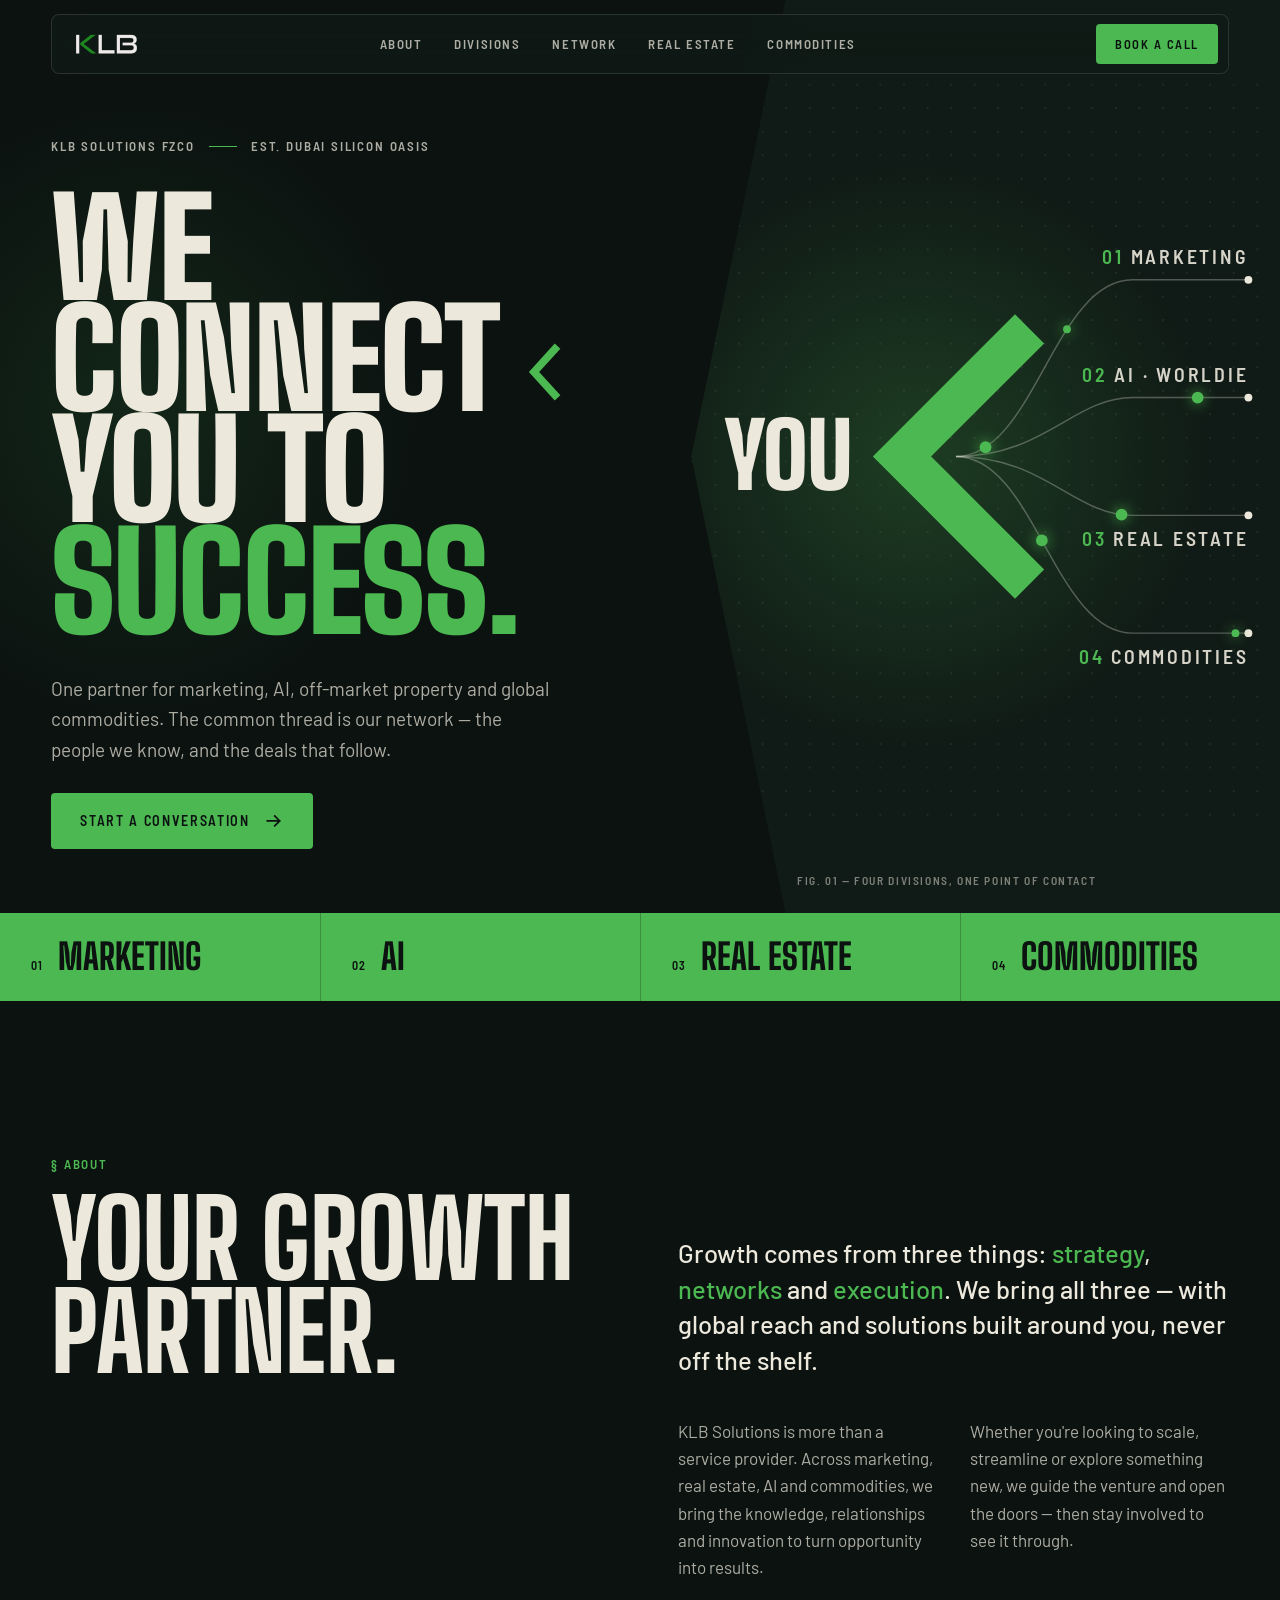
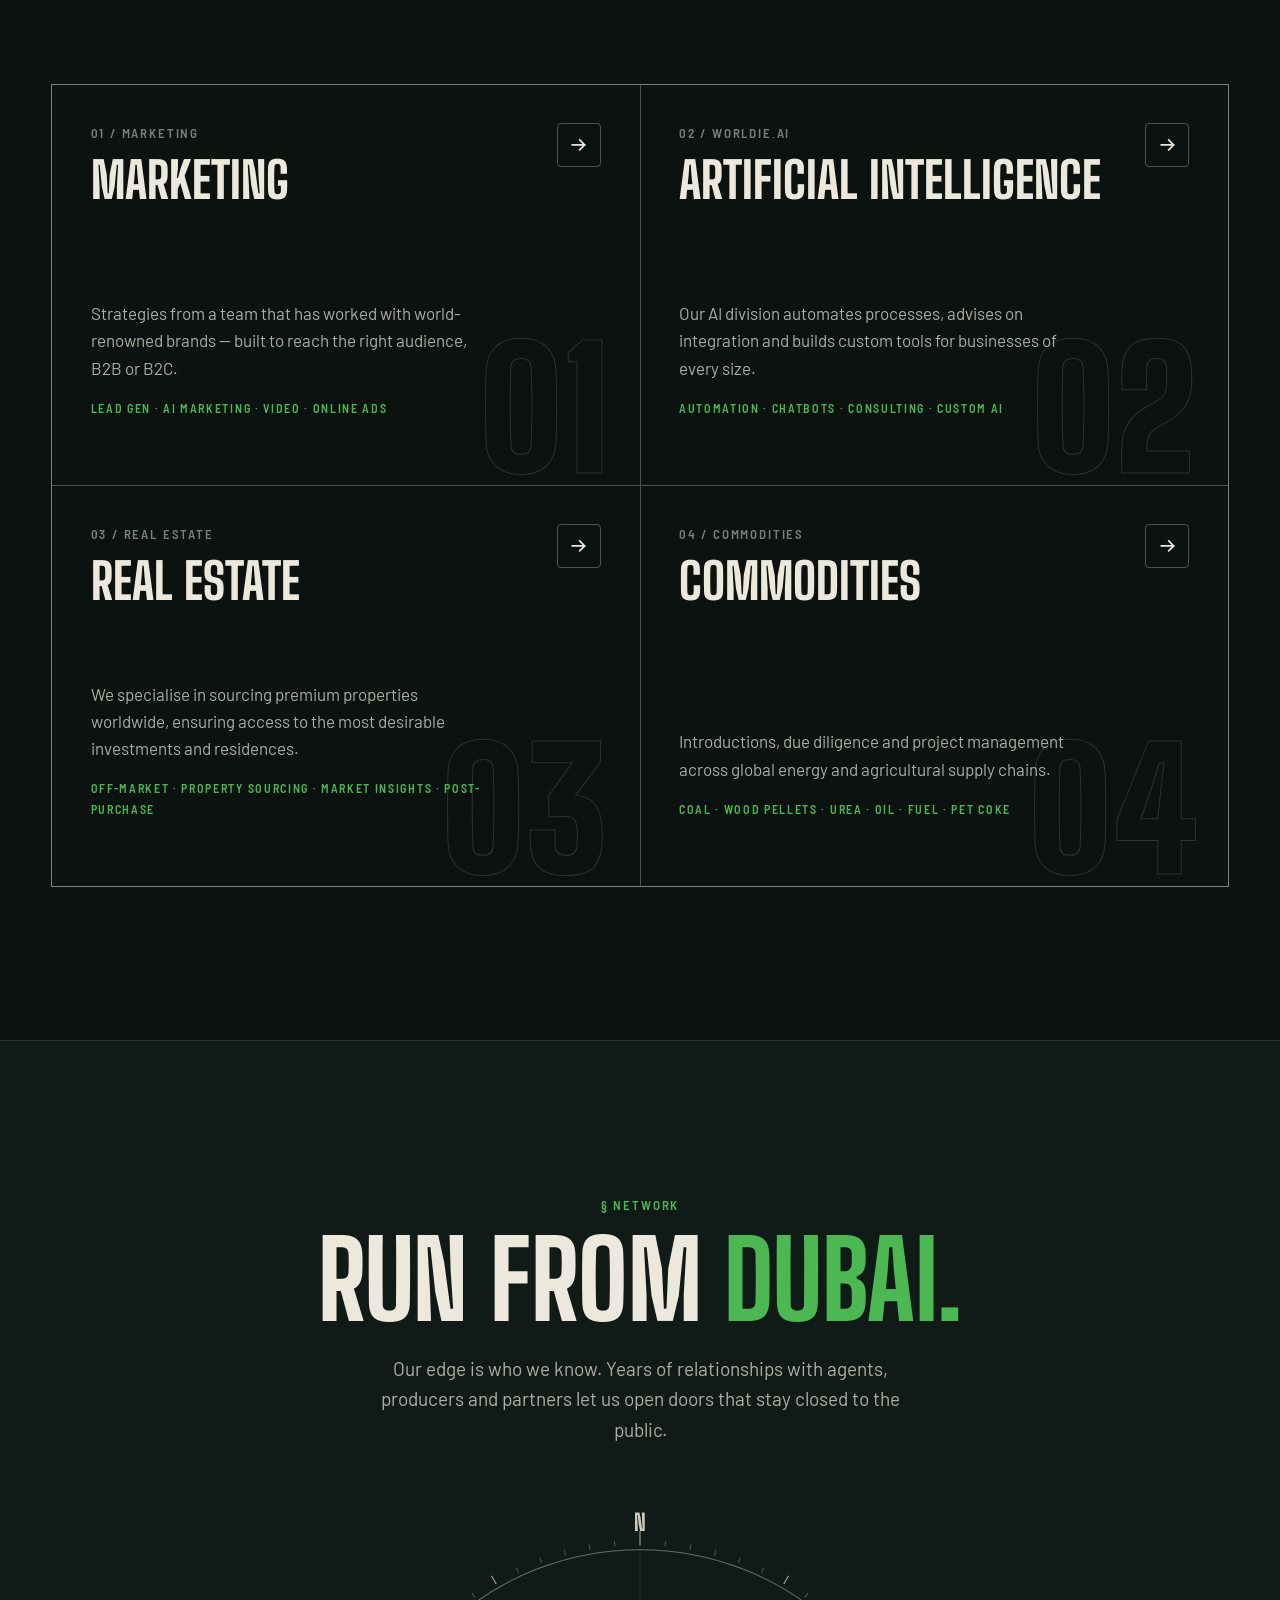
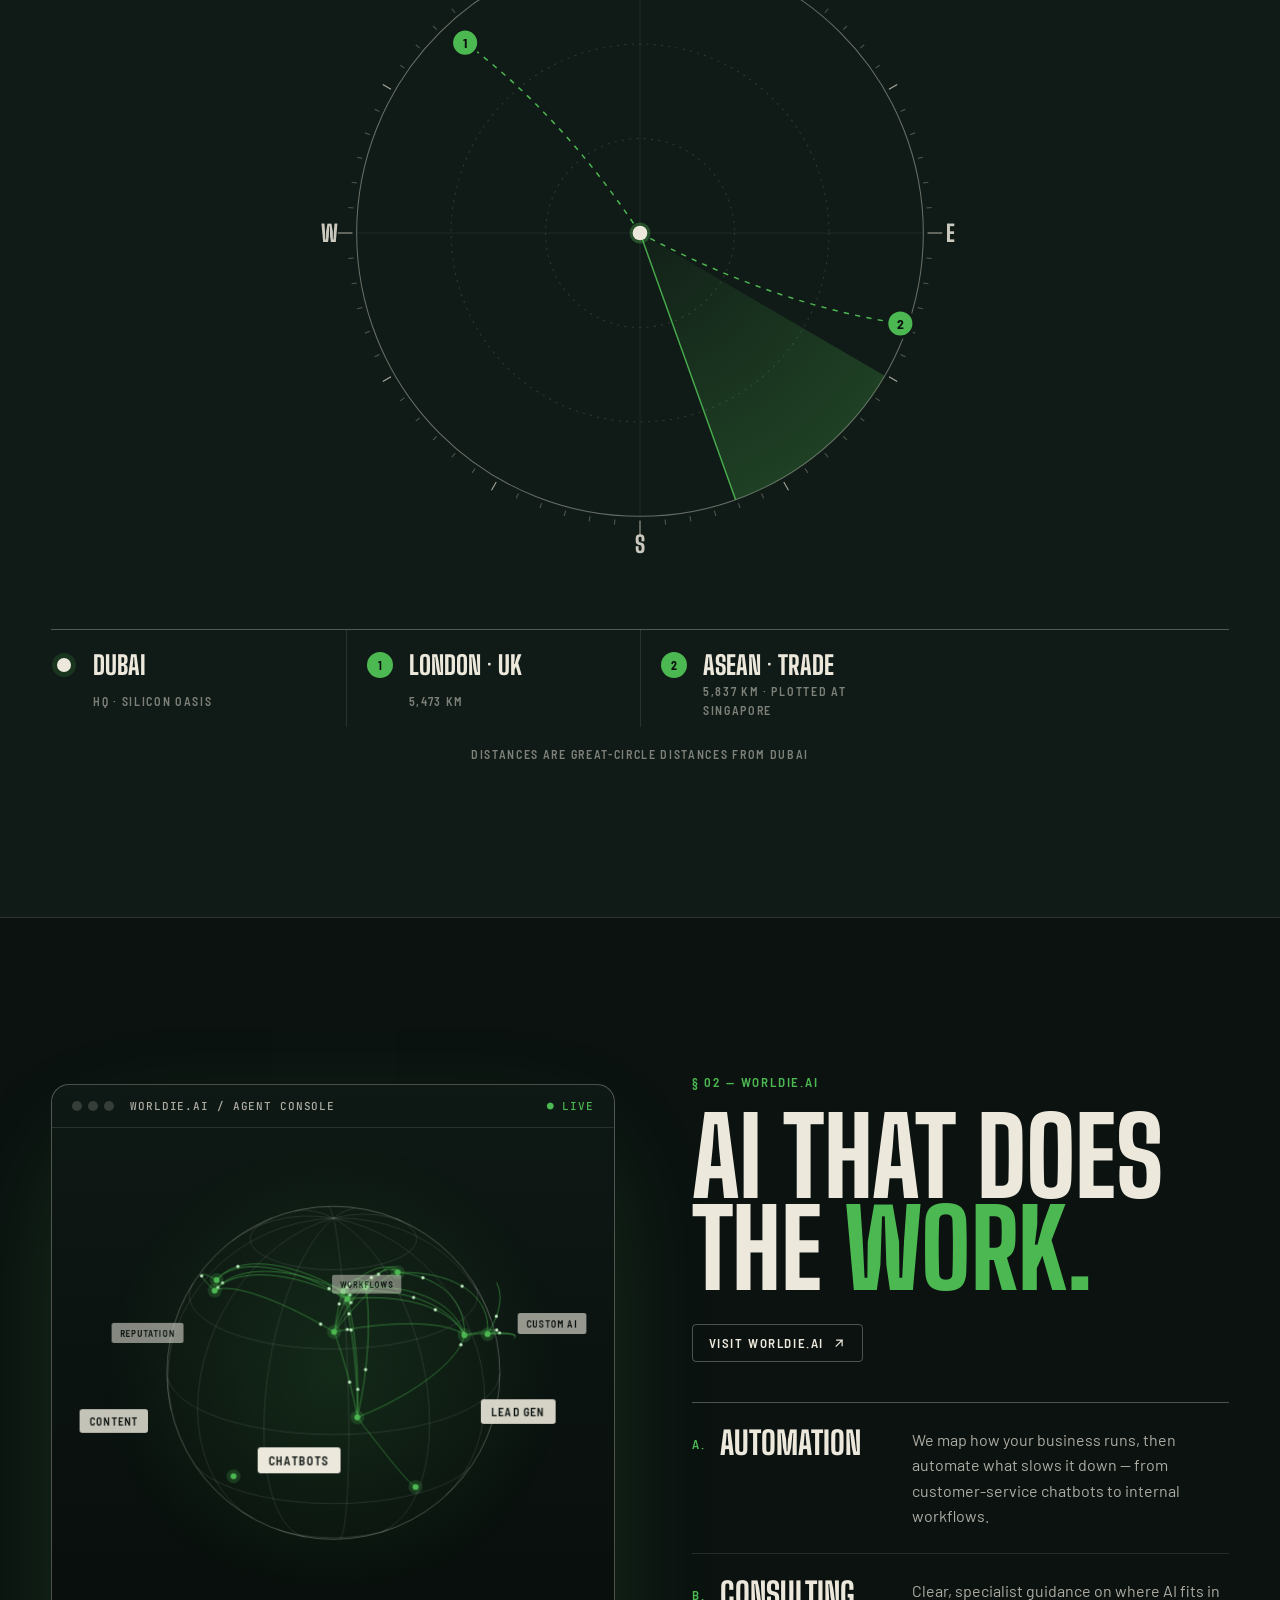
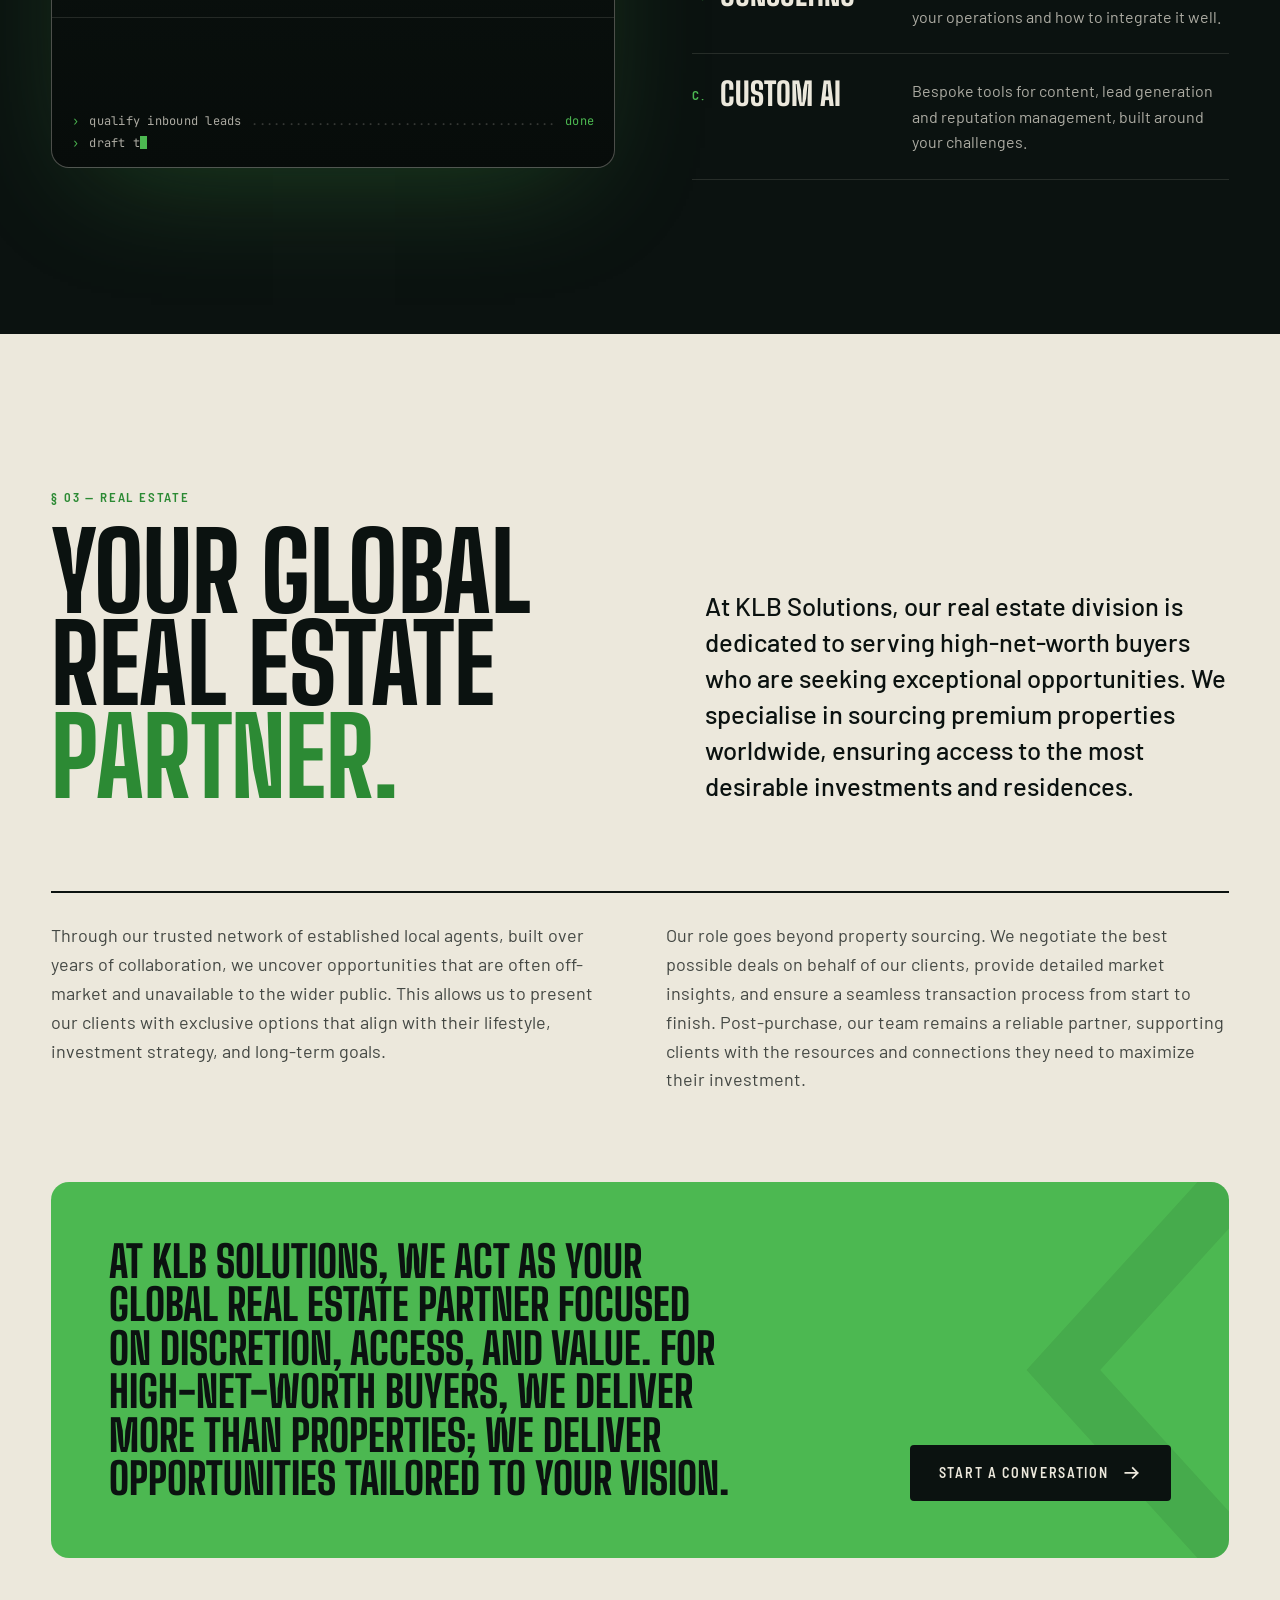
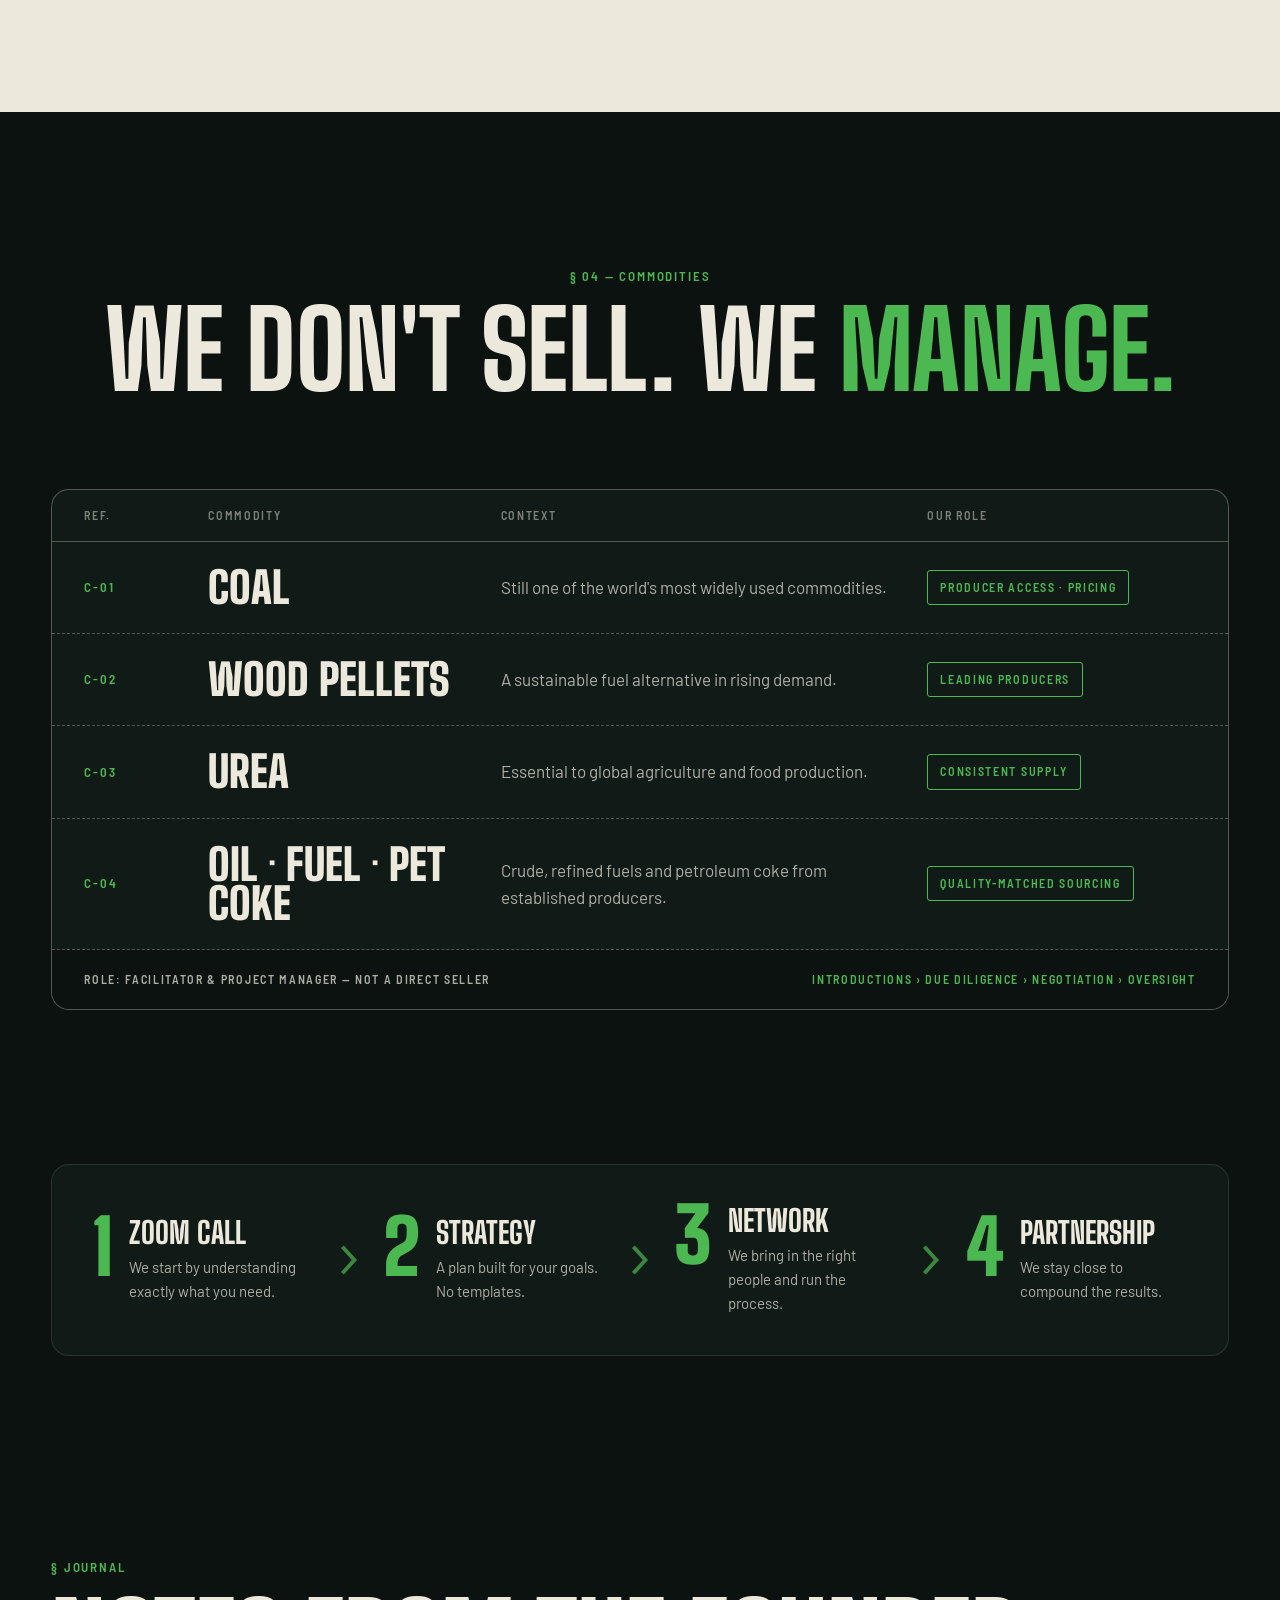
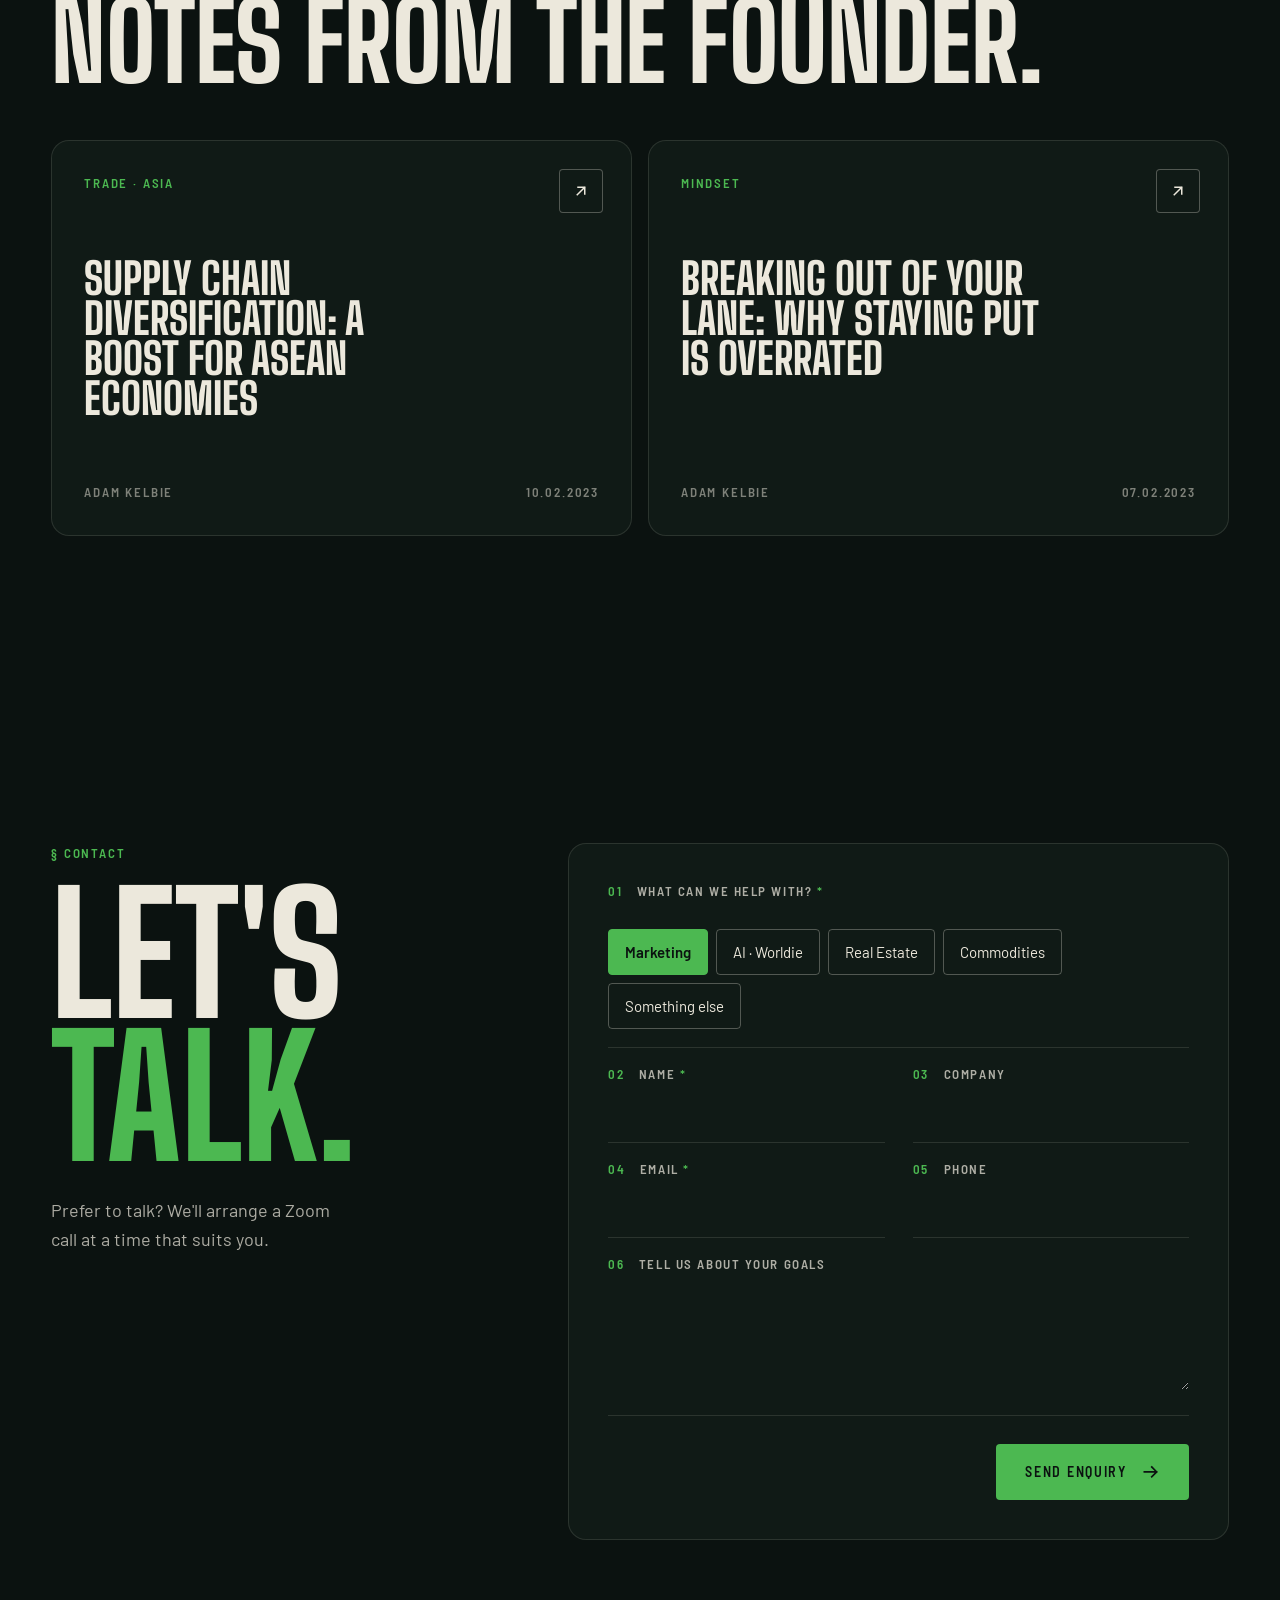
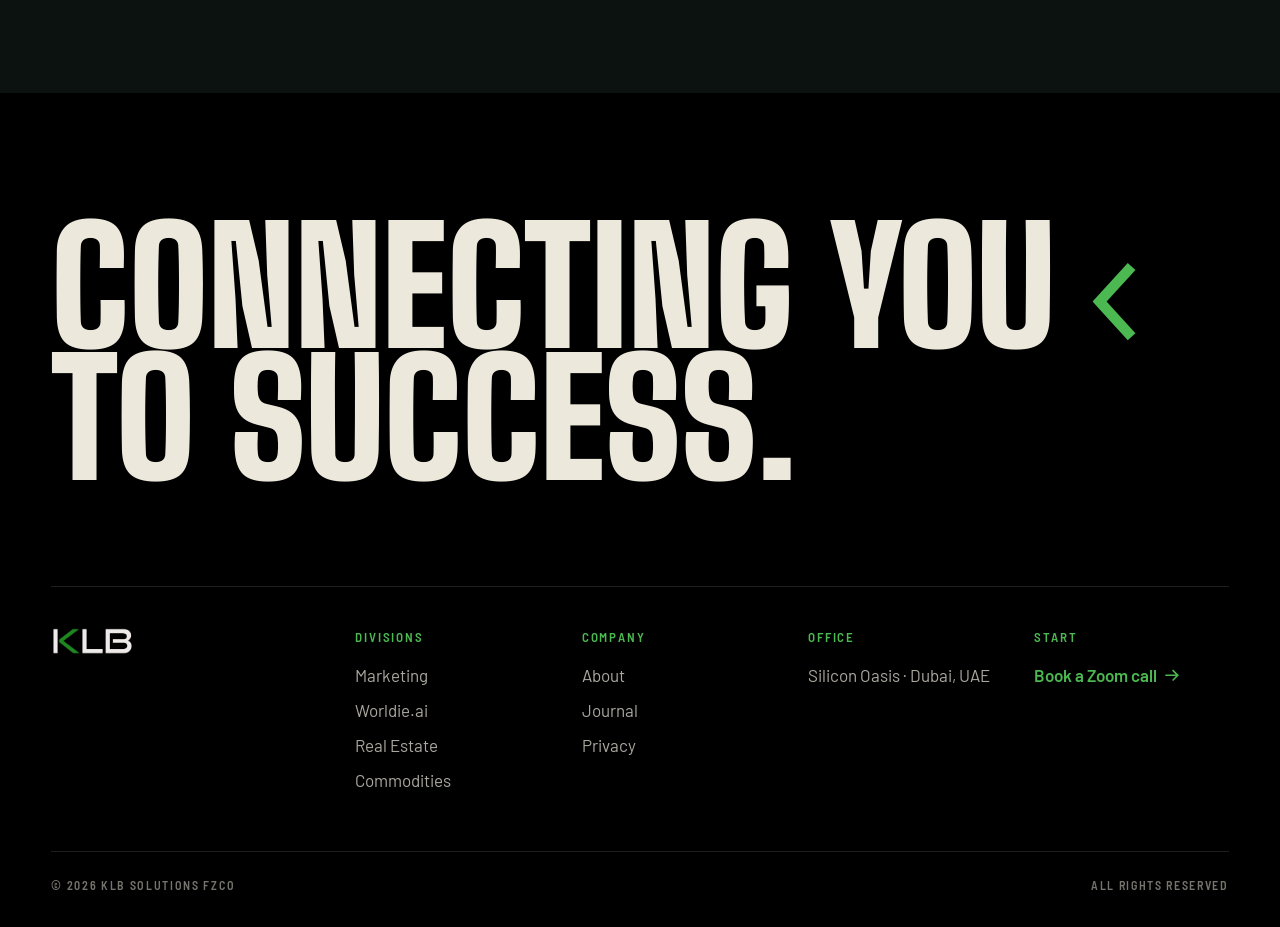
<file: index.html>
<!doctype html>
<html lang="en">
<head>
  <meta charset="utf-8">
  <meta name="viewport" content="width=device-width, initial-scale=1">
  <title>KLB Solutions — Marketing, AI, Real Estate &amp; Commodities | Dubai</title>
  <meta name="description" content="KLB Solutions FZCO is a Dubai-based connector across marketing, AI (Worldie.ai), off-market real estate and commodities facilitation.">
  <link rel="canonical" href="https://klb-solutions.com/">

  <meta property="og:type" content="website">
  <meta property="og:url" content="https://klb-solutions.com/">
  <meta property="og:title" content="KLB Solutions — Connecting you to success">
  <meta property="og:description" content="Marketing, AI, real estate and commodities — one network, run from Dubai Silicon Oasis.">
  <meta property="og:image" content="https://klb-solutions.com/assets/klb-logo.png">
  <meta name="twitter:card" content="summary_large_image">
  <meta name="twitter:title" content="KLB Solutions — Connecting you to success">
  <meta name="twitter:description" content="Marketing, AI, real estate and commodities — one network, run from Dubai Silicon Oasis.">
  <meta name="twitter:image" content="https://klb-solutions.com/assets/klb-logo.png">
  <meta name="theme-color" content="#0B1210">

  <link rel="icon" href="assets/favicon.ico" sizes="any">
  <link rel="icon" href="assets/favicon.svg" type="image/svg+xml">
  <link rel="icon" href="assets/favicon-32.png" type="image/png" sizes="32x32">
  <link rel="apple-touch-icon" href="assets/apple-touch-icon.png">
  <link rel="preconnect" href="https://fonts.googleapis.com">
  <link rel="preconnect" href="https://fonts.gstatic.com" crossorigin>
  <link href="https://fonts.googleapis.com/css2?family=Big+Shoulders+Display:wght@500;700;800;900&family=Barlow:wght@400;500;600&family=Barlow+Semi+Condensed:wght@500;600&family=JetBrains+Mono:wght@400;500&display=swap" rel="stylesheet">
  <link rel="stylesheet" href="styles.css?v=5">
</head>
<body>

<svg width="0" height="0" style="position:absolute" aria-hidden="true">
  <symbol id="chev" viewBox="0 0 60 100"><path d="M52 6 12 50l40 44" fill="none" stroke="currentColor" stroke-width="13" stroke-linejoin="miter" stroke-miterlimit="10"/></symbol>
  <symbol id="arr" viewBox="0 0 24 24"><path d="M4 12h15M13 6l6 6-6 6" fill="none" stroke="currentColor" stroke-width="2" stroke-linecap="square"/></symbol>
  <symbol id="arr-ne" viewBox="0 0 24 24"><path d="M7 17 17 7M8 7h9v9" fill="none" stroke="currentColor" stroke-width="2" stroke-linecap="square"/></symbol>
  <symbol id="chev-r" viewBox="0 0 60 100"><path d="M8 6l40 44-40 44" fill="none" stroke="currentColor" stroke-width="13" stroke-linejoin="miter" stroke-miterlimit="10"/></symbol>
</svg>

<a class="skip" href="#main">Skip to content</a>

<!-- ============ Header ============ -->
<header class="site-header" id="top">
  <div class="header-pill">
    <button class="menu-btn" aria-expanded="false" aria-controls="mobile-nav">Menu</button>
    <nav class="nav-main" aria-label="Primary">
      <a href="#about">About</a>
      <a href="#divisions">Divisions</a>
      <a href="#network">Network</a>
      <a href="#real-estate">Real Estate</a>
      <a href="#commodities">Commodities</a>
    </nav>
    <a class="logo" href="#top" aria-label="KLB Solutions — home">
      <img src="assets/klb-logo.png" alt="KLB" width="856" height="291">
    </a>
    <div class="header-right">
      <a class="btn btn-green btn-sm" href="#contact">Book a call</a>
    </div>
  </div>
  <nav class="mobile-nav" id="mobile-nav" aria-label="Mobile" hidden>
    <a href="#about">About</a>
    <a href="#divisions">Divisions</a>
    <a href="#network">Network</a>
    <a href="#real-estate">Real Estate</a>
    <a href="#commodities">Commodities</a>
  </nav>
</header>

<main id="main">

<!-- ============ 1. Hero ============ -->
<section class="hero">
  <div class="hero-text">
    <div class="hero-meta mono">
      <span>KLB Solutions FZCO</span>
      <span class="sep" aria-hidden="true"></span>
      <span>Est. Dubai Silicon Oasis</span>
    </div>
    <h1 class="hero-title">
      <span class="line">We</span>
      <span class="line">connect <svg class="chev-inline" aria-label="&lt;"><use href="#chev"/></svg></span>
      <span class="line">you to</span>
      <span class="line accent">success.</span>
    </h1>
    <div class="hero-foot">
      <p class="hero-intro">One partner for marketing, AI, off-market property and global commodities. The common thread is our network — the people we know, and the deals that follow.</p>
      <a class="btn btn-green" href="#contact">Start a conversation <span class="arr"><svg class="ico" aria-hidden="true"><use href="#arr"/></svg></span></a>
    </div>
  </div>

  <figure class="hero-fig">
    <div class="hero-panel">
      <svg class="hero-svg" viewBox="0 0 600 760" preserveAspectRatio="xMidYMid meet" role="img" aria-label="Four divisions — Marketing, AI · Worldie, Real Estate and Commodities — converge on the KLB chevron pointing at you">
        <defs>
          <pattern id="dots" width="24" height="24" patternUnits="userSpaceOnUse">
            <circle cx="1" cy="1" r="1" fill="rgba(236,232,220,.1)"/>
          </pattern>
          <radialGradient id="glow" cx="230" cy="380" r="300" gradientUnits="userSpaceOnUse">
            <stop offset="0" stop-color="#4CB851" stop-opacity=".22"/>
            <stop offset="1" stop-color="#4CB851" stop-opacity="0"/>
          </radialGradient>
        </defs>
        <rect width="600" height="760" fill="url(#dots)"/>
        <rect width="600" height="760" fill="url(#glow)"/>

        <g class="routes">
          <path id="r1" d="M568 200 H450 C370 200 350 380 270 380"/>
          <path id="r2" d="M568 320 H450 C390 320 360 380 270 380"/>
          <path id="r3" d="M568 440 H450 C390 440 360 380 270 380"/>
          <path id="r4" d="M568 560 H450 C370 560 350 380 270 380"/>
        </g>
        <g class="route-labels svg-label">
          <text x="568" y="184" text-anchor="end"><tspan class="n">01</tspan> Marketing</text>
          <text x="568" y="304" text-anchor="end"><tspan class="n">02</tspan> AI · Worldie</text>
          <text x="568" y="471" text-anchor="end"><tspan class="n">03</tspan> Real Estate</text>
          <text x="568" y="591" text-anchor="end"><tspan class="n">04</tspan> Commodities</text>
        </g>
        <g class="route-ends">
          <circle cx="568" cy="200" r="4"/><circle cx="568" cy="320" r="4"/>
          <circle cx="568" cy="440" r="4"/><circle cx="568" cy="560" r="4"/>
        </g>
        <g class="pulses">
          <circle r="6"><animateMotion dur="3.4s" repeatCount="indefinite" begin="0s"><mpath href="#r1"/></animateMotion></circle>
          <circle r="6"><animateMotion dur="3.4s" repeatCount="indefinite" begin="-.85s"><mpath href="#r2"/></animateMotion></circle>
          <circle r="6"><animateMotion dur="3.4s" repeatCount="indefinite" begin="-1.7s"><mpath href="#r3"/></animateMotion></circle>
          <circle r="6"><animateMotion dur="3.4s" repeatCount="indefinite" begin="-2.55s"><mpath href="#r4"/></animateMotion></circle>
          <circle r="4"><animateMotion dur="3.4s" repeatCount="indefinite" begin="-2.1s"><mpath href="#r1"/></animateMotion></circle>
          <circle r="4"><animateMotion dur="3.4s" repeatCount="indefinite" begin="-.4s"><mpath href="#r4"/></animateMotion></circle>
        </g>
        <path class="hero-chev" d="M345 250 215 380l130 130"/>
        <text class="you" x="34" y="414">YOU</text>
      </svg>
    </div>
    <figcaption class="mono">Fig. 01 — Four divisions, one point of contact</figcaption>
  </figure>
</section>

<!-- ============ 2. Division strip ============ -->
<nav class="strip" aria-label="Divisions">
  <a href="#marketing"><span class="mono">01</span> Marketing</a>
  <a href="#ai"><span class="mono">02</span> AI</a>
  <a href="#real-estate"><span class="mono">03</span> Real Estate</a>
  <a href="#commodities"><span class="mono">04</span> Commodities</a>
</nav>

<!-- ============ 3. About + divisions index ============ -->
<section class="section wrap" id="about">
  <div class="about-head">
    <p class="label mono">§ About</p>
    <h2 class="h2 reveal">Your growth <em>partner.</em></h2>
    <p class="lead reveal">Growth comes from three things: <em>strategy</em>, <em>networks</em> and <em>execution</em>. We bring all three — with global reach and solutions built around you, never off the shelf.</p>
  </div>
  <div class="about-body">
    <p>KLB Solutions is more than a service provider. Across marketing, real estate, AI and commodities, we bring the knowledge, relationships and innovation to turn opportunity into results.</p>
    <p>Whether you're looking to scale, streamline or explore something new, we guide the venture and open the doors — then stay involved to see it through.</p>
  </div>

  <div class="index" id="divisions">
    <a class="index-row" href="#marketing" id="marketing">
      <span class="idx-num" aria-hidden="true">01</span>
      <span class="idx-main">
        <span class="mono idx-label">01 / Marketing</span>
        <span class="idx-head">Marketing</span>
      </span>
      <span class="idx-side">
        <span class="idx-desc">Strategies from a team that has worked with world-renowned brands — built to reach the right audience, B2B or B2C.</span>
        <span class="idx-tags mono">Lead gen · AI marketing · Video · Online ads</span>
      </span>
      <span class="idx-arr" aria-hidden="true"><svg class="ico" aria-hidden="true"><use href="#arr"/></svg></span>
    </a>
    <a class="index-row" href="#ai">
      <span class="idx-num" aria-hidden="true">02</span>
      <span class="idx-main">
        <span class="mono idx-label">02 / Worldie.ai</span>
        <span class="idx-head">Artificial Intelligence</span>
      </span>
      <span class="idx-side">
        <span class="idx-desc">Our AI division automates processes, advises on integration and builds custom tools for businesses of every size.</span>
        <span class="idx-tags mono">Automation · Chatbots · Consulting · Custom AI</span>
      </span>
      <span class="idx-arr" aria-hidden="true"><svg class="ico" aria-hidden="true"><use href="#arr"/></svg></span>
    </a>
    <a class="index-row" href="#real-estate">
      <span class="idx-num" aria-hidden="true">03</span>
      <span class="idx-main">
        <span class="mono idx-label">03 / Real Estate</span>
        <span class="idx-head">Real Estate</span>
      </span>
      <span class="idx-side">
        <span class="idx-desc">We specialise in sourcing premium properties worldwide, ensuring access to the most desirable investments and residences.</span>
        <span class="idx-tags mono">Off-market · Property sourcing · Market insights · Post-purchase</span>
      </span>
      <span class="idx-arr" aria-hidden="true"><svg class="ico" aria-hidden="true"><use href="#arr"/></svg></span>
    </a>
    <a class="index-row" href="#commodities">
      <span class="idx-num" aria-hidden="true">04</span>
      <span class="idx-main">
        <span class="mono idx-label">04 / Commodities</span>
        <span class="idx-head">Commodities</span>
      </span>
      <span class="idx-side">
        <span class="idx-desc">Introductions, due diligence and project management across global energy and agricultural supply chains.</span>
        <span class="idx-tags mono">Coal · Wood pellets · Urea · Oil · Fuel · Pet coke</span>
      </span>
      <span class="idx-arr" aria-hidden="true"><svg class="ico" aria-hidden="true"><use href="#arr"/></svg></span>
    </a>
  </div>
</section>

<!-- ============ 4. Network ============ -->
<section class="section section-deep" id="network">
  <div class="wrap">
    <div class="center-head">
      <p class="label mono">§ Network</p>
      <h2 class="h2 reveal">Run from <em class="accent">Dubai.</em></h2>
      <p class="body-lg">Our edge is who we know. Years of relationships with agents, producers and partners let us open doors that stay closed to the public.</p>
    </div>
    <div class="radar-wrap">
      <svg class="radar" id="radar" viewBox="-24 -24 648 648" role="img" aria-label="Range chart centred on Dubai with rings at 2,000, 4,000 and 6,000 km, showing routes to London and Singapore"></svg>
    </div>
    <ol class="legend">
      <li><span class="mk mk-hq" aria-hidden="true"></span><span class="lg-place">Dubai</span><span class="lg-note mono">HQ · Silicon Oasis</span></li>
      <li><span class="mk" aria-hidden="true">1</span><span class="lg-place">London · UK</span><span class="lg-note mono">5,473 km</span></li>
      <li><span class="mk" aria-hidden="true">2</span><span class="lg-place">ASEAN · trade</span><span class="lg-note mono">5,837 km · plotted at Singapore</span></li>
    </ol>
    <p class="fine mono">Distances are great-circle distances from Dubai</p>
  </div>
</section>

<!-- ============ 5. AI — Worldie.ai ============ -->
<section class="section wrap" id="ai">
  <div class="ai">
    <div class="console" aria-label="Illustrative Worldie.ai agent console">
      <div class="console-bar mono">
        <span class="dots" aria-hidden="true"><i></i><i></i><i></i></span>
        <span>worldie.ai / agent console</span>
        <span class="live">● Live</span>
      </div>
      <div class="console-stage">
        <canvas id="globe" aria-hidden="true"></canvas>
        <div class="orbit" id="orbit" aria-hidden="true">
          <span>Lead gen</span><span>Chatbots</span><span>Content</span><span>Reputation</span><span>Workflows</span><span>Custom AI</span>
        </div>
      </div>
      <div class="console-log mono" id="console-log" aria-live="off"></div>
    </div>

    <div class="ai-copy">
      <p class="label mono">§ 02 — Worldie.ai</p>
      <h2 class="h2 reveal">AI that does the <em class="accent">work.</em></h2>
      <a class="link-ext" href="https://www.worldie.ai" target="_blank" rel="noopener">Visit worldie.ai <svg class="ico" aria-hidden="true"><use href="#arr-ne"/></svg></a>
      <dl class="services">
        <div><dt><span class="mono">A.</span> Automation</dt><dd>We map how your business runs, then automate what slows it down — from customer-service chatbots to internal workflows.</dd></div>
        <div><dt><span class="mono">B.</span> Consulting</dt><dd>Clear, specialist guidance on where AI fits in your operations and how to integrate it well.</dd></div>
        <div><dt><span class="mono">C.</span> Custom AI</dt><dd>Bespoke tools for content, lead generation and reputation management, built around your challenges.</dd></div>
      </dl>
    </div>
  </div>
</section>

<!-- ============ 6. Real Estate ============ -->
<section class="section section-cream" id="real-estate">
  <div class="wrap">
    <div class="re-head">
      <div>
        <p class="label mono">§ 03 — Real Estate</p>
        <h2 class="h2 reveal">Your global real estate <em class="accent">partner.</em></h2>
      </div>
      <p class="lead reveal">At KLB Solutions, our real estate division is dedicated to serving high-net-worth buyers who are seeking exceptional opportunities. We specialise in sourcing premium properties worldwide, ensuring access to the most desirable investments and residences.</p>
    </div>

    <div class="re-body">
      <p>Through our trusted network of established local agents, built over years of collaboration, we uncover opportunities that are often off-market and unavailable to the wider public. This allows us to present our clients with exclusive options that align with their lifestyle, investment strategy, and long-term goals.</p>
      <p>Our role goes beyond property sourcing. We negotiate the best possible deals on behalf of our clients, provide detailed market insights, and ensure a seamless transaction process from start to finish. Post-purchase, our team remains a reliable partner, supporting clients with the resources and connections they need to maximize their investment.</p>
    </div>

    <div class="re-band">
      <div class="adv-mark" aria-hidden="true"><svg><use href="#chev"/></svg></div>
      <p class="re-close">At KLB Solutions, we act as your global real estate partner focused on discretion, access, and value. For high-net-worth buyers, we deliver more than properties; we deliver opportunities tailored to your vision.</p>
      <a class="btn btn-ink" href="#contact">Start a conversation <span class="arr"><svg class="ico" aria-hidden="true"><use href="#arr"/></svg></span></a>
    </div>
  </div>
</section>

<!-- ============ 7. Commodities ============ -->
<section class="section wrap" id="commodities">
  <div class="center-head">
    <p class="label mono">§ 04 — Commodities</p>
    <h2 class="h2 reveal">We don't sell. We <em class="accent">manage.</em></h2>
  </div>

  <div class="manifest" role="table" aria-label="Commodities">
    <div class="mf-row mf-head mono" role="row">
      <span role="columnheader">Ref.</span><span role="columnheader">Commodity</span><span role="columnheader">Context</span><span role="columnheader">Our role</span>
    </div>
    <div class="mf-row" role="row">
      <span class="mono mf-ref" role="cell">C-01</span><span class="mf-name" role="cell">Coal</span><span class="mf-ctx" role="cell">Still one of the world's most widely used commodities.</span><span class="mono mf-role" role="cell">Producer access · pricing</span>
    </div>
    <div class="mf-row" role="row">
      <span class="mono mf-ref" role="cell">C-02</span><span class="mf-name" role="cell">Wood Pellets</span><span class="mf-ctx" role="cell">A sustainable fuel alternative in rising demand.</span><span class="mono mf-role" role="cell">Leading producers</span>
    </div>
    <div class="mf-row" role="row">
      <span class="mono mf-ref" role="cell">C-03</span><span class="mf-name" role="cell">Urea</span><span class="mf-ctx" role="cell">Essential to global agriculture and food production.</span><span class="mono mf-role" role="cell">Consistent supply</span>
    </div>
    <div class="mf-row" role="row">
      <span class="mono mf-ref" role="cell">C-04</span><span class="mf-name" role="cell">Oil · Fuel · Pet Coke</span><span class="mf-ctx" role="cell">Crude, refined fuels and petroleum coke from established producers.</span><span class="mono mf-role" role="cell">Quality-matched sourcing</span>
    </div>
    <div class="mf-foot mono">
      <span>Role: facilitator &amp; project manager — not a direct seller</span>
      <span>Introductions › Due diligence › Negotiation › Oversight</span>
    </div>
  </div>
</section>

<!-- ============ 8. How we work ============ -->
<section class="process-wrap wrap" id="process" aria-label="How we work">
  <ol class="process">
    <li><span class="pc-no">1</span><h3>Zoom call</h3><p>We start by understanding exactly what you need.</p></li>
    <li class="pc-chev" aria-hidden="true"><svg><use href="#chev-r"/></svg></li>
    <li><span class="pc-no">2</span><h3>Strategy</h3><p>A plan built for your goals. No templates.</p></li>
    <li class="pc-chev" aria-hidden="true"><svg><use href="#chev-r"/></svg></li>
    <li><span class="pc-no">3</span><h3>Network</h3><p>We bring in the right people and run the process.</p></li>
    <li class="pc-chev" aria-hidden="true"><svg><use href="#chev-r"/></svg></li>
    <li><span class="pc-no">4</span><h3>Partnership</h3><p>We stay close to compound the results.</p></li>
  </ol>
</section>

<!-- ============ 9. Journal ============ -->
<section class="section wrap" id="journal">
  <div class="journal-head">
    <p class="label mono">§ Journal</p>
    <h2 class="h2 reveal">Notes from the <em>founder.</em></h2>
  </div>
  <div class="journal">
    <a class="post" href="https://klb-solutions.com/blog">
      <span class="mono post-tag">Trade · Asia</span>
      <h3>Supply chain diversification: a boost for ASEAN economies</h3>
      <span class="mono post-meta"><span>Adam Kelbie</span><span>10.02.2023</span></span>
    </a>
    <a class="post" href="https://klb-solutions.com/blog">
      <span class="mono post-tag">Mindset</span>
      <h3>Breaking out of your lane: why staying put is overrated</h3>
      <span class="mono post-meta"><span>Adam Kelbie</span><span>07.02.2023</span></span>
    </a>
  </div>
</section>

<!-- ============ 10. Contact ============ -->
<section class="section wrap" id="contact">
  <div class="contact">
    <div class="contact-head">
      <p class="label mono">§ Contact</p>
      <h2 class="h2 reveal">Let's <em class="accent">talk.</em></h2>
      <p class="f-note">Prefer to talk? We'll arrange a Zoom call at a time that suits you.</p>
    </div>

    <form class="form" id="enquiry" action="send-enquiry.php" method="post" novalidate>
      <div class="f-hp" aria-hidden="true"><label>Website <input type="text" name="website" tabindex="-1" autocomplete="off"></label></div>
      <fieldset class="f-row">
        <legend><span class="mono f-no">01</span> What can we help with? <span class="req" aria-hidden="true">*</span></legend>
        <div class="chips">
          <label><input type="radio" name="division" value="Marketing" checked><span>Marketing</span></label>
          <label><input type="radio" name="division" value="AI · Worldie"><span>AI · Worldie</span></label>
          <label><input type="radio" name="division" value="Real Estate"><span>Real Estate</span></label>
          <label><input type="radio" name="division" value="Commodities"><span>Commodities</span></label>
          <label><input type="radio" name="division" value="Something else"><span>Something else</span></label>
        </div>
      </fieldset>

      <fieldset class="f-row f-sub" id="property-type" hidden disabled>
        <legend><span class="mono f-no">—</span> Property type <span class="req" aria-hidden="true">*</span></legend>
        <div class="chips">
          <label><input type="radio" name="property" value="Villa" required><span>Villa</span></label>
          <label><input type="radio" name="property" value="Apartment"><span>Apartment</span></label>
          <label><input type="radio" name="property" value="Penthouse"><span>Penthouse</span></label>
          <label><input type="radio" name="property" value="New development"><span>New development</span></label>
        </div>
      </fieldset>

      <div class="f-grid">
        <label class="f-row f-field">
          <span class="f-lab"><span class="mono f-no">02</span> Name <span class="req" aria-hidden="true">*</span></span>
          <input type="text" name="name" autocomplete="name" required>
        </label>
        <label class="f-row f-field">
          <span class="f-lab"><span class="mono f-no">03</span> Company</span>
          <input type="text" name="company" autocomplete="organization">
        </label>
        <label class="f-row f-field">
          <span class="f-lab"><span class="mono f-no">04</span> Email <span class="req" aria-hidden="true">*</span></span>
          <input type="email" name="email" autocomplete="email" required>
        </label>
        <label class="f-row f-field">
          <span class="f-lab"><span class="mono f-no">05</span> Phone</span>
          <input type="tel" name="phone" autocomplete="tel">
        </label>
      </div>
      <label class="f-row f-field">
        <span class="f-lab"><span class="mono f-no">06</span> Tell us about your goals</span>
        <textarea name="goals" rows="4"></textarea>
      </label>

      <div class="f-submit">
        <button class="btn btn-green" type="submit">Send enquiry <span class="arr"><svg class="ico" aria-hidden="true"><use href="#arr"/></svg></span></button>
      </div>
      <p class="f-error" role="alert" hidden>Sorry, your enquiry didn't send. Please try again in a moment.</p>
      <p class="f-done" role="status" hidden>Received — we'll be in touch shortly to arrange a call.</p>
    </form>
  </div>
</section>

</main>

<!-- ============ Footer ============ -->
<footer class="site-footer">
  <div class="wrap">
    <p class="signoff">Connecting you <svg class="chev-inline" aria-label="&lt;"><use href="#chev"/></svg> to success.</p>
    <div class="foot-cols">
      <div class="foot-brand">
        <img src="assets/klb-logo.png" alt="KLB" width="856" height="291">
      </div>
      <div>
        <p class="label mono">Divisions</p>
        <ul><li><a href="#marketing">Marketing</a></li><li><a href="#ai">Worldie.ai</a></li><li><a href="#real-estate">Real Estate</a></li><li><a href="#commodities">Commodities</a></li></ul>
      </div>
      <div>
        <p class="label mono">Company</p>
        <ul><li><a href="#about">About</a></li><li><a href="#journal">Journal</a></li><li><a href="/privacy">Privacy</a></li></ul>
      </div>
      <div>
        <p class="label mono">Office</p>
        <ul><li>Silicon Oasis · Dubai, UAE</li></ul>
      </div>
      <div>
        <p class="label mono">Start</p>
        <ul><li><a class="foot-cta" href="#contact">Book a Zoom call <svg class="ico" aria-hidden="true"><use href="#arr"/></svg></a></li></ul>
      </div>
    </div>
    <div class="fine-print mono">
      <span>© 2026 KLB Solutions FZCO</span>
      <span>All rights reserved</span>
    </div>
  </div>
</footer>

<script src="script.js?v=4" defer></script>
</body>
</html>
</file>
<file: styles.css>
/* ==========================================================================
   KLB Solutions — Design B ("Trade house": dark, condensed, industrial)
   ========================================================================== */

:root {
  --bg: #0B1210;
  --bg-2: #101A16;
  --bg-3: #17241F;
  --cream: #ECE8DC;
  --ink: #0B1210;
  --text: #ECE8DC;
  --text-soft: rgba(236, 232, 220, .72);
  --muted: rgba(236, 232, 220, .5);
  --line: rgba(236, 232, 220, .12);
  --line-strong: rgba(236, 232, 220, .3);
  --green: #4CB851;
  --green-ink: #2C8A34;
  --green-dim: rgba(76, 184, 81, .16);

  --f-display: "Big Shoulders Display", "Arial Narrow", Impact, sans-serif;
  --f-sans: "Barlow", "Helvetica Neue", Arial, sans-serif;
  --f-label: "Barlow Semi Condensed", "Arial Narrow", sans-serif;
  --f-code: "JetBrains Mono", ui-monospace, Menlo, monospace;

  --gutter: clamp(16px, 4vw, 56px);
  --max: 1400px;
  --header-h: 88px;
  --radius: 18px;
  --ease: cubic-bezier(.2, .7, .1, 1);
}

*, *::before, *::after { box-sizing: border-box; }
html { scroll-behavior: smooth; scroll-padding-top: var(--header-h); -webkit-text-size-adjust: 100%; }
body {
  margin: 0;
  background: var(--bg);
  color: var(--text);
  font: 400 17px/1.6 var(--f-sans);
  -webkit-font-smoothing: antialiased;
  overflow-x: hidden;
}
img, svg, canvas { display: block; max-width: 100%; }
[hidden] { display: none !important; }
a { color: inherit; text-decoration: none; }
h1, h2, h3, p, ol, ul, dl, dd, dt, figure, fieldset { margin: 0; padding: 0; }
ol, ul { list-style: none; }
fieldset { border: 0; min-width: 0; }
button, input, textarea { font: inherit; color: inherit; }
::selection { background: var(--green); color: var(--ink); }
em { font-style: normal; }

.skip { position: absolute; left: -999px; top: 8px; z-index: 100; background: var(--green); color: var(--ink); padding: 8px 14px; }
.skip:focus { left: 8px; }
:focus-visible { outline: 2px solid var(--green); outline-offset: 3px; }

.wrap { width: 100%; max-width: var(--max); margin-inline: auto; padding-inline: var(--gutter); }
.mono { font-family: var(--f-label); font-size: 13px; font-weight: 600; letter-spacing: .14em; text-transform: uppercase; }
.accent { color: var(--green); }

.label { color: var(--green); margin-bottom: 18px; }
.h2 {
  font: 800 clamp(56px, 8.4vw, 128px)/.86 var(--f-display);
  text-transform: uppercase;
  letter-spacing: -.005em;
  margin-bottom: 28px;
}
.lead { font: 500 clamp(21px, 2vw, 27px)/1.4 var(--f-sans); color: var(--text); }
.lead em { color: var(--green); }
.body-lg { font-size: 19px; color: var(--text-soft); max-width: 52ch; }
.fine { color: var(--muted); font-size: 12px; margin-top: 18px; text-align: center; }

/* Logo: the PNG is black-on-transparent; invert + hue-rotate keeps the green chevron green */
.logo img, .foot-brand img { filter: invert(1) hue-rotate(180deg) brightness(1.05); }

/* Buttons ---------------------------------------------------------------- */
.btn {
  display: inline-flex; align-items: center; gap: 14px;
  height: 56px; padding: 0 28px; border-radius: 4px;
  font: 600 14px/1 var(--f-label); letter-spacing: .12em; text-transform: uppercase;
  border: 1px solid transparent; cursor: pointer; white-space: nowrap;
  transition: background .25s var(--ease), color .25s var(--ease);
}
.ico { width: 1.1em; height: 1.1em; flex: none; vertical-align: -.15em; }
.btn .arr { display: inline-flex; font-size: 18px; letter-spacing: 0; transition: transform .3s var(--ease); }
.btn:hover .arr { transform: translateX(4px); }
.btn-green { background: var(--green); color: var(--ink); }
.btn-green:hover { background: var(--cream); }
.btn-ink { background: var(--ink); color: var(--cream); }
.btn-ink:hover { background: var(--bg-3); }
.btn-sm { height: 40px; padding: 0 18px; font-size: 12.5px; }

/* Header ----------------------------------------------------------------- */
.site-header { position: fixed; top: 14px; left: 0; right: 0; z-index: 50; padding-inline: var(--gutter); }
.header-pill {
  max-width: var(--max); margin: 0 auto;
  height: 60px; padding: 0 10px 0 22px;
  display: grid; grid-template-columns: auto 1fr auto; align-items: center; gap: 24px;
  background: rgba(16, 26, 22, .78);
  backdrop-filter: blur(18px) saturate(1.3);
  -webkit-backdrop-filter: blur(18px) saturate(1.3);
  border: 1px solid var(--line); border-radius: 8px;
}
.logo { grid-column: 1; grid-row: 1; }
.logo img { height: 22px; width: auto; }
.nav-main { grid-column: 2; grid-row: 1; justify-self: center; display: flex; gap: 4px; font: 600 13px var(--f-label); letter-spacing: .12em; text-transform: uppercase; }
.nav-main a { padding: 8px 14px; border-radius: 4px; color: var(--text-soft); transition: background .2s, color .2s; }
.nav-main a:hover { background: var(--bg-3); color: var(--text); }
.header-right { grid-column: 3; grid-row: 1; display: flex; align-items: center; gap: 18px; }
@keyframes blink { 50% { opacity: .25; } }
.menu-btn { display: none; background: var(--bg-3); border: 1px solid var(--line); border-radius: 4px; height: 40px; padding: 0 16px; font: 600 12.5px var(--f-label); letter-spacing: .12em; text-transform: uppercase; cursor: pointer; }
.mobile-nav { display: none; }

/* Hero: split screen, panel bleeds to the right edge ---------------------- */
.hero {
  display: grid; grid-template-columns: minmax(0, 1.08fr) minmax(0, .92fr);
  min-height: min(100vh, 980px); min-height: min(100svh, 980px);
}
.hero-text {
  display: flex; flex-direction: column; justify-content: center; gap: 36px;
  padding: calc(var(--header-h) + 48px) clamp(24px, 4vw, 64px) 64px max(var(--gutter), calc((100vw - var(--max)) / 2 + var(--gutter)));
  position: relative; z-index: 0;
}
.hero-text::before {
  content: ""; position: absolute; inset: 0; pointer-events: none; z-index: -1;
  background: radial-gradient(60% 50% at 20% 45%, rgba(76, 184, 81, .12), transparent 70%);
}
.hero-meta { display: flex; align-items: center; gap: 14px; color: var(--text-soft); }
.hero-meta .sep { width: 28px; height: 1px; background: var(--green); }
.hero-title {
  font: 900 clamp(72px, 10.6vw, 172px)/.82 var(--f-display);
  text-transform: uppercase;
  letter-spacing: -.01em;
}
.hero-title .line { display: block; }
.chev-inline { display: inline-block; width: .26em; height: .62em; color: var(--green); vertical-align: -.02em; }
.hero-foot { display: grid; gap: 28px; justify-items: start; }
.hero-intro { font-size: 19px; color: var(--text-soft); max-width: 46ch; }

.hero-fig { position: relative; display: flex; flex-direction: column; }
.hero-panel {
  flex: 1; min-height: 520px;
  background: var(--bg-2);
  clip-path: polygon(16% 0, 100% 0, 100% 100%, 16% 100%, 0 50%);
}
.hero-svg { width: 100%; height: 100%; }
.hero-fig figcaption { position: absolute; left: 18%; bottom: 24px; color: var(--muted); font-size: 11.5px; }
.svg-label { font: 600 20px var(--f-label); letter-spacing: .14em; text-transform: uppercase; fill: rgba(236, 232, 220, .9); }
.svg-label.corner { fill: rgba(236, 232, 220, .45); font-size: 15px; }
.route-labels .n { fill: var(--green); }
.routes path { fill: none; stroke: rgba(236, 232, 220, .3); stroke-width: 1.5; }
.route-ends circle { fill: var(--cream); }
.pulses circle { fill: var(--green); filter: drop-shadow(0 0 7px rgba(76, 184, 81, .9)); }
.hero-chev { fill: none; stroke: var(--green); stroke-width: 42; }
.you { font: 900 92px var(--f-display); fill: var(--cream); }

/* Division strip: green band --------------------------------------------- */
.strip { display: grid; grid-template-columns: repeat(4, 1fr); background: var(--green); color: var(--ink); }
.strip a {
  display: flex; align-items: baseline; gap: 14px;
  padding: 26px max(20px, 2.4vw);
  font: 800 clamp(26px, 2.8vw, 40px)/1 var(--f-display); text-transform: uppercase;
  border-left: 1px solid rgba(11, 18, 16, .25);
  transition: background .25s var(--ease), color .25s var(--ease);
}
.strip a:first-child { border-left: 0; }
.strip a .mono { font-size: 12px; }
.strip a:hover { background: var(--ink); color: var(--green); }

/* Sections --------------------------------------------------------------- */
.section { padding-top: clamp(96px, 12vw, 168px); padding-bottom: clamp(96px, 12vw, 168px); }
.section-deep { background: var(--bg-2); border-top: 1px solid var(--line); border-bottom: 1px solid var(--line); }
.section-cream { background: var(--cream); color: var(--ink); }
.center-head { text-align: center; display: flex; flex-direction: column; align-items: center; }

/* About ------------------------------------------------------------------ */
.about-head { display: grid; grid-template-columns: minmax(0, 1fr) minmax(0, 1fr); column-gap: clamp(32px, 6vw, 96px); align-items: end; }
.about-head .label { grid-column: 1 / -1; }
.about-head .h2 { margin-bottom: 0; }
.about-body { display: grid; grid-template-columns: 1fr 1fr; gap: 32px; margin-top: 40px; margin-left: calc(50% + clamp(16px, 3vw, 48px)); color: var(--text-soft); }

/* Divisions: 2x2 tiles ---------------------------------------------------- */
.index { margin-top: clamp(72px, 8vw, 112px); display: grid; grid-template-columns: 1fr 1fr; gap: 1px; background: var(--line-strong); border: 1px solid var(--line-strong); }
.index-row {
  position: relative; overflow: hidden; display: grid; grid-template-rows: auto 1fr auto; gap: 28px;
  padding: clamp(28px, 3vw, 44px); min-height: 400px;
  background: var(--bg);
  transition: background .35s var(--ease);
}
.idx-num { position: absolute; right: clamp(20px, 2.4vw, 36px); bottom: 10px; font: 900 clamp(120px, 13vw, 200px)/.8 var(--f-display); color: transparent; -webkit-text-stroke: 1px rgba(236, 232, 220, .16); transition: -webkit-text-stroke-color .35s; pointer-events: none; }
.idx-main { display: grid; gap: 14px; padding-right: 64px; }
.idx-label { color: var(--muted); }
.idx-head { font: 800 clamp(38px, 3.9vw, 58px)/.9 var(--f-display); text-transform: uppercase; }
.idx-side { display: grid; gap: 16px; align-content: end; max-width: 40ch; position: relative; }
.idx-desc { color: var(--text-soft); }
.idx-tags { color: var(--green); font-size: 12px; line-height: 1.7; }
.idx-arr { position: absolute; top: clamp(28px, 3vw, 44px); right: clamp(28px, 3vw, 44px); width: 44px; height: 44px; border-radius: 4px; border: 1px solid var(--line-strong); display: grid; place-items: center; font-size: 18px; transition: all .35s var(--ease); }
.index-row:hover { background: #000; }
.index-row:hover .idx-num { -webkit-text-stroke-color: var(--green); }
.index-row:hover .idx-arr { background: var(--green); color: var(--ink); border-color: var(--green); }

/* Network ---------------------------------------------------------------- */
.radar-wrap { margin: 48px auto 0; max-width: 680px; }
.radar { width: 100%; }
.radar .ring { fill: none; stroke: rgba(236, 232, 220, .14); stroke-dasharray: 2 5; }
.radar .ring-outer { stroke: rgba(236, 232, 220, .4); stroke-dasharray: none; }
.radar .axis { stroke: rgba(236, 232, 220, .07); }
.radar .tick { stroke: rgba(236, 232, 220, .3); }
.radar .tick-major { stroke: rgba(236, 232, 220, .7); }
.radar .compass { font: 800 22px var(--f-display); fill: rgba(236, 232, 220, .85); text-anchor: middle; dominant-baseline: central; }
.radar .route { fill: none; stroke: var(--green); stroke-width: 1.4; stroke-dasharray: 5 6; animation: dash 1.6s linear infinite; }
@keyframes dash { to { stroke-dashoffset: -22; } }
.radar .marker circle { fill: var(--green); stroke: var(--bg-2); stroke-width: 3; }
.radar .marker text { font: 700 13px var(--f-label); fill: var(--ink); text-anchor: middle; dominant-baseline: central; }
.radar .hq { fill: var(--cream); }
.radar .hq-halo { fill: var(--green); opacity: .25; }

.legend { margin-top: 56px; display: grid; grid-template-columns: repeat(4, 1fr); border-top: 1px solid var(--line-strong); }
.legend li { display: grid; grid-template-columns: 28px 1fr; column-gap: 14px; row-gap: 4px; padding: 22px 20px 6px 0; }
.legend li + li { padding-left: 20px; border-left: 1px solid var(--line); }
.mk { grid-row: 1 / 3; width: 26px; height: 26px; border-radius: 50%; background: var(--green); color: var(--ink); display: grid; place-items: center; font: 700 12px var(--f-label); }
.mk-hq { background: var(--cream); width: 14px; height: 14px; margin: 6px; box-shadow: 0 0 0 5px var(--green-dim); }
.lg-place { font: 800 26px/1 var(--f-display); text-transform: uppercase; }
.lg-note { color: var(--muted); font-size: 12px; }

/* AI --------------------------------------------------------------------- */
.ai { display: grid; grid-template-columns: minmax(0, 1.05fr) minmax(0, 1fr); gap: clamp(40px, 6vw, 96px); align-items: center; }
.link-ext { display: inline-flex; align-items: center; gap: 8px; padding: 10px 16px; border: 1px solid var(--line-strong); border-radius: 4px; font: 600 13px var(--f-label); letter-spacing: .12em; text-transform: uppercase; margin-bottom: 40px; transition: all .2s; }
.link-ext:hover { background: var(--cream); color: var(--ink); }
.services { border-top: 1px solid var(--line-strong); }
.services > div { display: grid; grid-template-columns: 200px 1fr; gap: 20px; padding: 24px 0; border-bottom: 1px solid var(--line); }
.services dt { font: 800 32px/1 var(--f-display); text-transform: uppercase; }
.services dt .mono { color: var(--green); margin-right: 8px; font-size: 13px; vertical-align: 6px; }
.services dd { color: var(--text-soft); font-size: 16px; }

.console { border-radius: var(--radius); overflow: hidden; background: linear-gradient(180deg, #0E1814, #070C0A); border: 1px solid var(--line-strong); box-shadow: 0 40px 120px -40px rgba(76, 184, 81, .3); }
.console-bar { display: flex; align-items: center; gap: 16px; padding: 14px 20px; border-bottom: 1px solid var(--line); color: var(--text-soft); font: 500 11px var(--f-code); letter-spacing: .08em; text-transform: uppercase; }
.console-bar .dots { display: flex; gap: 6px; }
.console-bar .dots i { width: 10px; height: 10px; border-radius: 50%; background: rgba(236, 232, 220, .18); }
.console-bar .live { margin-left: auto; color: var(--green); }
.console-stage { position: relative; aspect-ratio: 1.15 / 1; overflow: hidden; background: radial-gradient(circle at 50% 50%, rgba(76, 184, 81, .14), transparent 62%); }
#globe { position: absolute; inset: 0; width: 100%; height: 100%; }
.orbit { position: absolute; inset: 0; }
.orbit span {
  position: absolute; left: 0; top: 0;
  font: 600 12px var(--f-label); letter-spacing: .1em; text-transform: uppercase;
  padding: 6px 11px; border-radius: 3px; color: var(--ink); background: var(--cream);
  white-space: nowrap; will-change: transform, opacity;
}
.console-log { border-top: 1px solid var(--line); padding: 16px 20px; height: 150px; overflow: hidden; font: 400 12px var(--f-code); letter-spacing: .02em; text-transform: none; display: flex; flex-direction: column; justify-content: flex-end; gap: 6px; }
.console-log .ln { display: flex; gap: 10px; color: var(--text-soft); white-space: nowrap; }
.console-log .ln::before { content: "›"; color: var(--green); }
.console-log .dotfill { flex: 1; overflow: hidden; color: rgba(236, 232, 220, .2); }
.console-log .st { color: var(--green); }
.console-log .st.live { animation: blink 1.4s infinite; }
.console-log .caret { display: inline-block; width: 7px; height: 13px; background: var(--green); vertical-align: -2px; animation: blink 1s steps(1) infinite; }

/* Real Estate (cream) ---------------------------------------------------- */
.section-cream .label { color: var(--green-ink); }
.section-cream .accent, .section-cream .lead em { color: var(--green-ink); }
.re-head { display: grid; grid-template-columns: 1.1fr 1fr; gap: clamp(32px, 6vw, 96px); align-items: end; }
.re-head .h2 { margin-bottom: 0; }
.re-head .lead { color: var(--ink); }
.re-body {
  display: grid; grid-template-columns: 1fr 1fr; gap: clamp(28px, 4vw, 64px);
  margin-top: clamp(56px, 7vw, 88px); padding-top: 28px; border-top: 2px solid var(--ink);
  color: rgba(11, 18, 16, .75); font-size: 18px;
}
.re-band {
  margin-top: clamp(56px, 7vw, 88px);
  position: relative; overflow: hidden;
  background: var(--green); color: var(--ink); border-radius: var(--radius);
  display: grid; grid-template-columns: minmax(0, 1fr) auto; gap: 40px; align-items: end;
  padding: clamp(32px, 4.5vw, 64px);
}
.adv-mark { position: absolute; right: -40px; top: 50%; transform: translateY(-50%); color: rgba(11, 18, 16, .08); pointer-events: none; }
.adv-mark svg { width: 260px; height: 420px; }
.re-band > *:not(.adv-mark) { position: relative; }
.re-close { font: 800 clamp(30px, 3.4vw, 50px)/1 var(--f-display); text-transform: uppercase; max-width: 30ch; }

/* Commodities manifest --------------------------------------------------- */
.manifest { margin-top: clamp(40px, 5vw, 64px); border: 1px solid var(--line-strong); border-radius: var(--radius); overflow: hidden; background: var(--bg-2); }
.mf-row { display: grid; grid-template-columns: 100px minmax(0, 1fr) minmax(0, 1.5fr) minmax(0, 1fr); gap: 24px; align-items: center; padding: 26px 32px; border-bottom: 1px dashed var(--line-strong); transition: background .25s; }
.mf-row:not(.mf-head):hover { background: var(--bg-3); }
.mf-head { padding: 16px 32px; color: var(--muted); font-size: 12px; border-bottom: 1px solid var(--line-strong); }
.mf-ref { color: var(--green); }
.mf-name { font: 900 clamp(34px, 3.4vw, 48px)/.9 var(--f-display); text-transform: uppercase; }
.mf-ctx { color: var(--text-soft); }
.mf-role { font-size: 12px; display: inline-block; justify-self: start; padding: 7px 12px; border: 1px solid var(--green); border-radius: 3px; color: var(--green); }
.mf-foot { display: flex; justify-content: space-between; gap: 16px 32px; flex-wrap: wrap; padding: 20px 32px; font-size: 12px; color: var(--text-soft); background: var(--bg); }
.mf-foot span:last-child { color: var(--green); }

/* Process ---------------------------------------------------------------- */
.process-wrap { padding-bottom: clamp(32px, 4vw, 48px); }
.process { display: grid; grid-template-columns: 1fr 36px 1fr 36px 1fr 36px 1fr; gap: 16px; align-items: center; padding: 40px; border: 1px solid var(--line); border-radius: var(--radius); background: var(--bg-2); }
.process > li:not(.pc-chev) { display: grid; grid-template-columns: auto 1fr; column-gap: 16px; align-items: start; }
.pc-no { grid-row: 1 / 3; font: 900 76px/.8 var(--f-display); color: var(--green); }
.process h3 { font: 800 30px/1 var(--f-display); text-transform: uppercase; margin-bottom: 8px; }
.process p { color: var(--text-soft); font-size: 15px; }
.pc-chev { color: var(--green); opacity: .7; }
.pc-chev svg { width: 18px; height: 30px; margin: 0 auto; }

/* Journal ---------------------------------------------------------------- */
.journal-head { display: flex; flex-direction: column; }
.journal { display: grid; grid-template-columns: 1fr 1fr; gap: 16px; margin-top: 24px; }
.post {
  position: relative; display: flex; flex-direction: column; gap: 64px;
  padding: 32px; min-height: 340px; border-radius: var(--radius);
  background: var(--bg-2); border: 1px solid var(--line);
  transition: border-color .3s, background .3s;
}
.post::after { content: ""; background: url("data:image/svg+xml,%3Csvg xmlns='http://www.w3.org/2000/svg' viewBox='0 0 24 24'%3E%3Cpath d='M7 17 17 7M8 7h9v9' fill='none' stroke='%23ECE8DC' stroke-width='2' stroke-linecap='square'/%3E%3C/svg%3E") center / 18px no-repeat; position: absolute; top: 28px; right: 28px; width: 44px; height: 44px; border-radius: 4px; border: 1px solid var(--line-strong); display: grid; place-items: center; transition: all .3s var(--ease); }
.post-tag { color: var(--green); }
.post h3 { font: 800 clamp(36px, 3.4vw, 50px)/.92 var(--f-display); text-transform: uppercase; max-width: 18ch; }
.post-meta { margin-top: auto; display: flex; justify-content: space-between; color: var(--muted); }
.post:hover { border-color: var(--green); }
.post:hover::after { background: var(--green) url("data:image/svg+xml,%3Csvg xmlns='http://www.w3.org/2000/svg' viewBox='0 0 24 24'%3E%3Cpath d='M7 17 17 7M8 7h9v9' fill='none' stroke='%230B1210' stroke-width='2' stroke-linecap='square'/%3E%3C/svg%3E") center / 18px no-repeat; color: var(--ink); border-color: var(--green); }

/* Contact ---------------------------------------------------------------- */
.contact { display: grid; grid-template-columns: minmax(0, .8fr) minmax(0, 1.2fr); gap: clamp(40px, 6vw, 96px); align-items: start; }
.contact-head { position: sticky; top: calc(var(--header-h) + 24px); }
.contact-head .h2 { font-size: clamp(88px, 13vw, 200px); }
.f-note { color: var(--text-soft); max-width: 30ch; font-size: 18px; }
.form { padding: clamp(24px, 3vw, 40px); border-radius: var(--radius); background: var(--bg-2); border: 1px solid var(--line); }
.f-row { padding: 18px 0; border-bottom: 1px solid var(--line); }
.f-row legend, .f-lab { display: block; font: 600 13px var(--f-label); letter-spacing: .12em; text-transform: uppercase; color: var(--text-soft); margin-bottom: 12px; padding: 0; }
.f-no { color: var(--green); margin-right: 10px; }
.req { color: var(--green); }
.chips { display: flex; flex-wrap: wrap; gap: 8px; }
.chips label { position: relative; cursor: pointer; }
.chips input { position: absolute; opacity: 0; inset: 0; cursor: pointer; }
.chips span { display: inline-block; padding: 10px 16px; border-radius: 4px; border: 1px solid var(--line-strong); font-size: 15px; transition: all .2s var(--ease); }
.chips label:hover span { border-color: var(--cream); }
.chips input:checked + span { background: var(--green); color: var(--ink); border-color: var(--green); font-weight: 600; }
.chips input:focus-visible + span { outline: 2px solid var(--green); outline-offset: 2px; }
.f-sub { padding-left: 20px; border-left: 2px solid var(--green); }
.f-sub.invalid .chips span { border-color: #E5735E; }
.f-grid { display: grid; grid-template-columns: 1fr 1fr; column-gap: 28px; }
.f-field { display: block; }
.f-field input, .f-field textarea { width: 100%; background: transparent; border: 0; padding: 2px 0; font: 500 20px/1.3 var(--f-sans); color: var(--text); outline: none; resize: vertical; }
.f-field textarea { font-size: 17px; line-height: 1.5; }
.f-field:focus-within { border-bottom-color: var(--green); }
.f-field.invalid { border-bottom-color: #E5735E; }
.f-field.invalid .f-lab::after { content: " — required"; color: #E5735E; }
.f-submit { margin-top: 28px; display: flex; justify-content: flex-end; }
.f-hp { position: absolute; left: -9999px; width: 1px; height: 1px; overflow: hidden; }
.f-submit .btn:disabled { opacity: .6; cursor: progress; }
.f-error { margin-top: 18px; color: #E5735E; }
.f-done { padding: 22px 24px; border-radius: 8px; background: var(--green-dim); color: var(--green); font: 800 30px/1 var(--f-display); text-transform: uppercase; }

/* Footer ----------------------------------------------------------------- */
.site-footer { background: #000; padding-top: clamp(80px, 10vw, 144px); padding-bottom: 32px; }
.signoff { font: 900 clamp(64px, 12.5vw, 210px)/.82 var(--f-display); text-transform: uppercase; }
.signoff .chev-inline { width: .3em; }
.foot-cols { display: grid; grid-template-columns: 1.4fr repeat(4, 1fr); gap: 32px; margin-top: clamp(64px, 8vw, 112px); padding: 40px 0 56px; border-top: 1px solid var(--line); }
.foot-brand img { height: 28px; width: auto; }
.foot-cols .label { margin-bottom: 14px; }
.foot-cols ul { display: grid; gap: 8px; color: var(--text-soft); }
.foot-cols a:hover { color: var(--green); }
.foot-cta { color: var(--green); font-weight: 600; display: inline-flex !important; align-items: center; gap: 6px; white-space: nowrap; }
.fine-print { display: flex; justify-content: space-between; gap: 16px; color: var(--muted); border-top: 1px solid var(--line); padding-top: 24px; font-size: 12px; }

/* Reveal ----------------------------------------------------------------- */
.reveal { opacity: 0; transform: translateY(24px); transition: opacity 1s var(--ease), transform 1s var(--ease); }
.reveal.in { opacity: 1; transform: none; }
.hero-title .line { opacity: 0; transform: translateY(.3em); animation: rise 1s var(--ease) forwards; }
.hero-title .line:nth-child(2) { animation-delay: .08s; }
.hero-title .line:nth-child(3) { animation-delay: .16s; }
.hero-title .line:nth-child(4) { animation-delay: .24s; }
@keyframes rise { to { opacity: 1; transform: none; } }

/* Responsive ------------------------------------------------------------- */
@media (max-width: 1180px) {
  .nav-main a { padding: 8px 10px; }
  .legend { grid-template-columns: 1fr 1fr; }
  .legend li:nth-child(3) { padding-left: 0; border-left: 0; }
  .process { grid-template-columns: 1fr 1fr; gap: 32px; }
  .pc-chev { display: none; }
}

@media (max-width: 1020px) {
  .header-pill { padding-left: 8px; }
  .menu-btn { display: inline-block; grid-column: 1; grid-row: 1; }
  .logo { grid-column: 2; justify-self: center; }
  .nav-main { display: none; }
  .mobile-nav:not([hidden]) {
    display: grid; gap: 2px; max-width: var(--max); margin: 8px auto 0; padding: 16px 24px 24px;
    background: var(--bg-2); border: 1px solid var(--line); border-radius: 8px; box-shadow: 0 24px 48px -12px rgba(0, 0, 0, .6);
    font: 900 40px/1 var(--f-display); text-transform: uppercase;
  }
  .mobile-nav a { padding: 10px 0; border-bottom: 1px solid var(--line); }

  .hero { grid-template-columns: 1fr; min-height: 0; }
  .hero-title { line-height: .9; }
  .idx-num { display: none; }
  .hero-text { padding: calc(var(--header-h) + 40px) var(--gutter) 48px; }
  .hero-panel { flex: none; min-height: 0; aspect-ratio: 600 / 760; margin-left: var(--gutter); }
  .hero-fig figcaption { position: static; padding: 14px var(--gutter) 24px; text-align: right; }
  .strip { grid-template-columns: 1fr 1fr; }
  .strip a:nth-child(3) { border-left: 0; }
  .strip a:nth-child(-n+2) { border-bottom: 1px solid rgba(11, 18, 16, .25); }
  .about-head { grid-template-columns: 1fr; row-gap: 24px; }
  .about-body { margin-left: 0; }
  .ai { grid-template-columns: 1fr; }
  .ai-copy { order: -1; }
  .re-head { grid-template-columns: 1fr; row-gap: 28px; }
  .re-band { grid-template-columns: 1fr; align-items: start; }
  .mf-row { grid-template-columns: 80px 1fr 1fr; }
  .mf-role { grid-column: 2 / -1; }
  .mf-head span:last-child { display: none; }
  .contact { grid-template-columns: 1fr; }
  .contact-head { position: static; }
  .foot-cols { grid-template-columns: repeat(2, 1fr); }
  .foot-brand { grid-column: 1 / -1; }
}

@media (max-width: 700px) {
  .hero-fig { display: none; }
  :root { --header-h: 76px; }
  .site-header { top: 10px; }
  .header-pill { height: 54px; }
  .logo img { height: 18px; }
  .header-right .btn-sm { padding: 0 12px; }
  .hero-meta { flex-wrap: wrap; gap: 6px 12px; }
  .hero-meta .sep { display: none; }
  .section { padding-top: 72px; padding-bottom: 72px; }
  .h2 { margin-bottom: 22px; }
  .strip a { padding: 18px 16px; }
  .about-body { grid-template-columns: 1fr; gap: 16px; margin-top: 28px; }
  .index { grid-template-columns: 1fr; }
  .index-row { min-height: 0; gap: 20px; }
  .idx-arr { width: 38px; height: 38px; }
  .services > div { grid-template-columns: 1fr; gap: 8px; }
  .console-bar { gap: 10px; padding: 12px 14px; font-size: 10px; letter-spacing: .04em; }
  .console-bar > span:nth-child(2) { min-width: 0; overflow: hidden; white-space: nowrap; text-overflow: ellipsis; }
  .console-bar .live { white-space: nowrap; }
  .re-body { grid-template-columns: 1fr; gap: 18px; font-size: 17px; }
  .re-band .btn { width: 100%; justify-content: center; }
  .re-close { font-size: 25px; line-height: 1.08; }
  .legend { grid-template-columns: 1fr; }
  .legend li, .legend li + li { padding: 18px 0 14px; border-left: 0; border-bottom: 1px solid var(--line); }
  .adv-mark { display: none; }
  .mf-row { grid-template-columns: 1fr; gap: 8px; padding: 22px 20px; }
  .mf-role { grid-column: auto; }
  .mf-head { display: none; }
  .mf-foot { padding: 18px 20px; flex-direction: column; }
  .process { grid-template-columns: 1fr; padding: 28px 24px; }
  .journal { grid-template-columns: 1fr; }
  .post { min-height: 0; gap: 40px; padding: 24px; }
  .post::after { top: 20px; right: 20px; width: 38px; height: 38px; }
  .reveal { transform: none; transition: opacity .6s var(--ease); }
  .f-grid { grid-template-columns: 1fr; }
  .f-field input { min-height: 44px; }
  .f-submit .btn { width: 100%; justify-content: center; }
  .foot-cols { grid-template-columns: 1fr 1fr; }
  .foot-cols ul { gap: 0; }
  .foot-cols ul a { display: inline-block; padding: 10px 0; }
  .fine-print { flex-direction: column; }
}

@media (prefers-reduced-motion: reduce) {
  *, *::before, *::after { animation-duration: .001ms !important; animation-iteration-count: 1 !important; transition-duration: .001ms !important; scroll-behavior: auto !important; }
  .reveal, .hero-title .line { opacity: 1; transform: none; }
}
</file>
